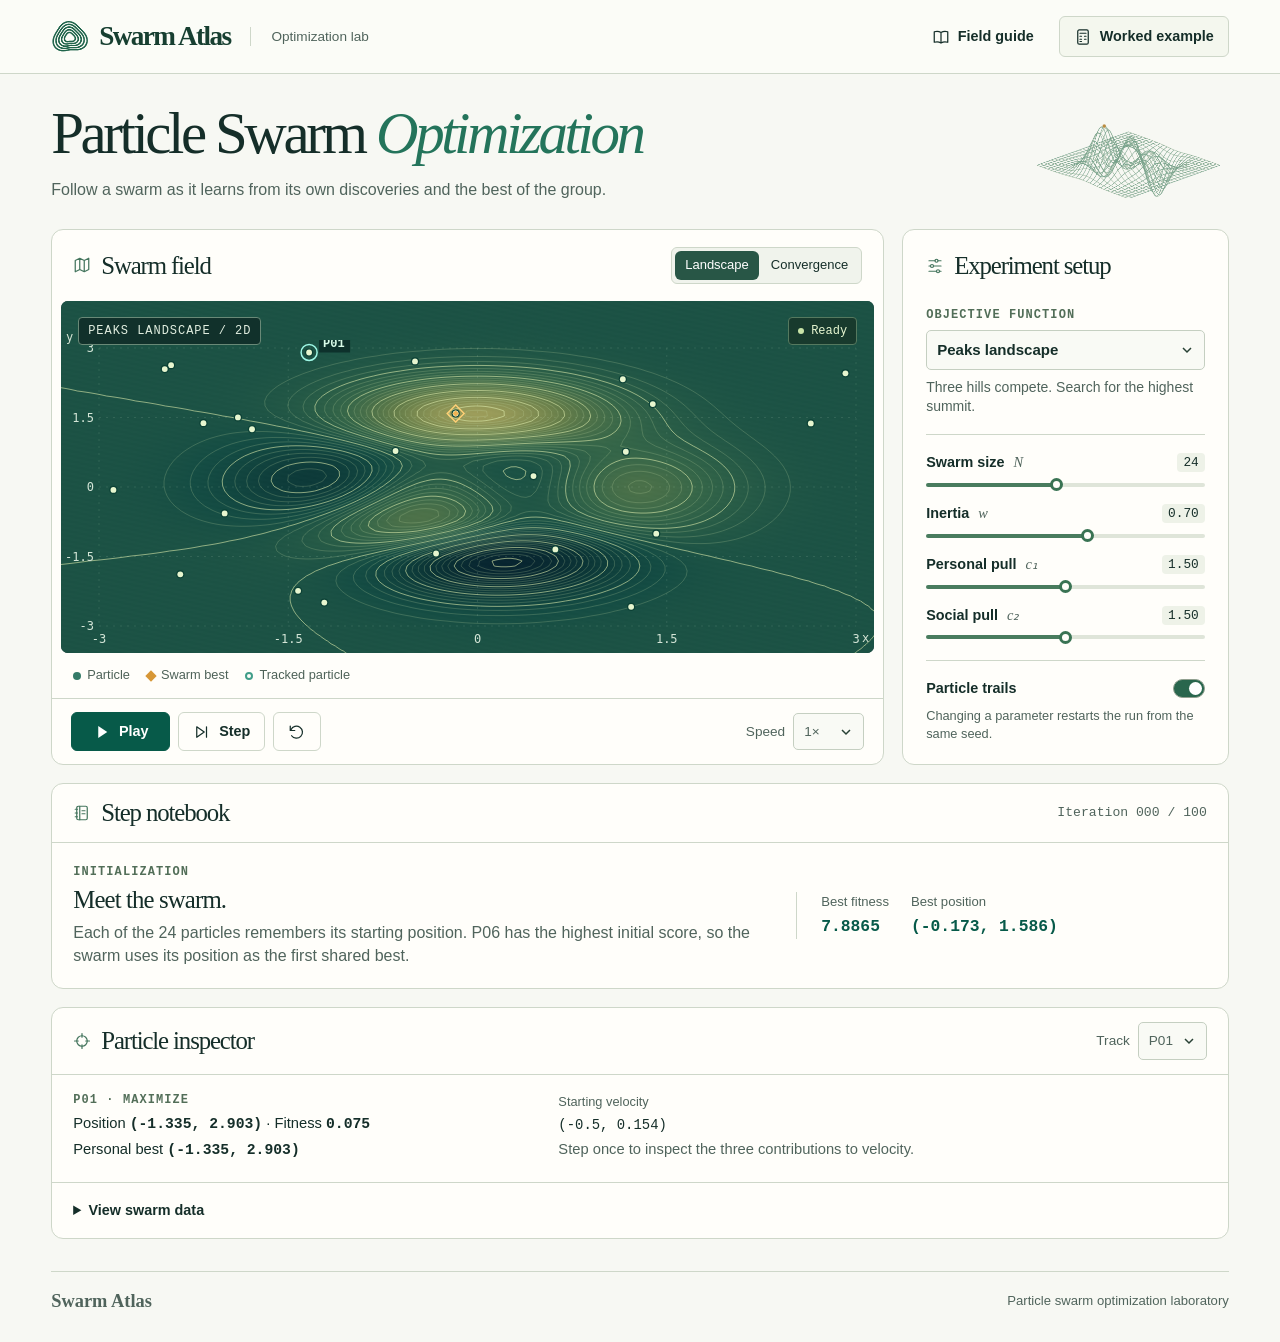
<file: index.html>
<!doctype html>
<html lang="en">
<head>
<meta charset="utf-8"><meta name="viewport" content="width=device-width,initial-scale=1">
<meta name="theme-color" content="#f6f7f2"><meta name="description" content="Explore particle swarm optimization on live contour maps and replay a lecture calculation one move at a time.">
<title>Swarm Atlas · Particle Swarm Optimization</title>
<style>:root{--paper:#f7f8f3;--panel:#fffefa;--ink:#152e29;--muted:#50645c;--line:#ced7c9;--green:#075a49;--lime:#c8ed89;--mono:"IBM Plex Mono",Consolas,monospace;--serif:"Instrument Serif",Georgia,"Times New Roman",serif;color-scheme:light}*{box-sizing:border-box}html{scroll-behavior:smooth}body{margin:0;background:var(--paper);color:var(--ink);font:16px/1.45 "Instrument Sans","Segoe UI",Arial,sans-serif}button,select,input{font:inherit;color:inherit}button,select,summary,input[type=range],input[type=checkbox]{cursor:pointer}button{display:inline-flex;align-items:center;justify-content:center;gap:8px;background:transparent;border:1px solid var(--line);border-radius:6px;padding:9px 14px;font-size:.9rem;font-weight:600}button:hover,select:hover{background-color:#e8eee5}button:disabled{opacity:.5;cursor:default}button:focus-visible,select:focus-visible,input:focus-visible,summary:focus-visible,a:focus-visible{outline:3px solid #bc7a24;outline-offset:3px}i{display:inline-flex;align-items:center}i svg{width:18px;height:18px;stroke:currentColor;stroke-width:1.65;stroke-linecap:round;stroke-linejoin:round;fill:none}header{border-bottom:1px solid var(--line);background:#fbfcf7}.navwrap,main,footer{width:min(1440px,92%);margin:auto}.navwrap{height:73px;display:flex;align-items:center;gap:20px}.brand,.brandmini{font:600 1.7rem var(--serif);letter-spacing:-1.6px;color:#173f31;text-decoration:none}.brand{display:flex;align-items:center;gap:10px}.brand canvas{width:38px;height:38px}.brandtype{border-left:1px solid var(--line);padding-left:20px;color:var(--muted);font-size:.85rem}nav{margin-left:auto;display:flex;gap:10px}nav button{border-color:transparent}nav button:last-child{border-color:var(--line);background:#f4f7ee}main{padding-bottom:32px}.intro{min-height:155px;position:relative;display:flex;align-items:center;justify-content:space-between;gap:12px;padding:25px 0}.intro h1{font:normal clamp(2.4rem,4.6vw,4.65rem)/1.08 var(--serif);letter-spacing:-.058em;margin:0 0 12px}.intro em{color:#24745b;font-weight:normal}.intro p,.notebody p{color:var(--muted);margin:0}.intro canvas{width:clamp(140px,16vw,220px);height:auto;flex:none}.workspace{display:grid;grid-template-columns:minmax(0,2.55fr) minmax(255px,1fr);gap:18px;align-items:stretch}.board,.setup,.notebook,.inspection{border:1px solid var(--line);border-radius:12px;background:var(--panel);overflow:hidden}.board{display:flex;flex-direction:column}.board-head,.notetop{display:flex;align-items:center;justify-content:space-between;gap:12px;padding:17px 21px}.board h2,.notetop h2,.sectionhead{display:flex;align-items:center;gap:10px}h2{font:500 1.55rem/1.2 var(--serif);letter-spacing:-.045em;margin:0}.switch{display:flex;border:1px solid var(--line);border-radius:6px;padding:3px;gap:2px;background:#f0f3ec}.switch button{font-size:.8125rem;border:0;padding:5px 10px;font-weight:500}.switch button[aria-pressed=true]{color:#fff;background:#285646}.plotbox{isolation:isolate;position:relative;flex:1;min-height:328px;background:#0c2d2c;margin:0 9px;border-radius:7px;overflow:hidden}.plotbox canvas{position:absolute;width:100%;height:100%;display:block;cursor:crosshair}.maplabel,.status{position:absolute;top:16px;pointer-events:none;font:500 .75rem var(--mono);color:#e1eee0;background:#102f2af0;border:1px solid #698977;border-radius:4px;padding:6px 9px}.maplabel{left:17px;text-transform:uppercase;letter-spacing:.08em}.status{right:17px;background:#19382bea;color:#e6f6d0;border-color:#55795f;display:flex;align-items:center;gap:7px}.status:before{content:"";width:6px;height:6px;border-radius:50%;background:#c9e4a8}.plotkey{display:flex;align-items:center;gap:17px;min-height:45px;padding:8px 21px;font-size:.8rem;color:#4e6258;flex-wrap:wrap}.plotkey span{display:inline-flex;align-items:center;gap:6px}.keydot,.keybest,.keyprobe{display:inline-block;width:8px;height:8px;background:#357b68;border-radius:50%}.keybest{border-radius:0;transform:rotate(45deg);background:#d79736}.keyprobe{border:2px solid #419e89;background:transparent}.transport{border-top:1px solid var(--line);padding:13px 19px;display:flex;align-items:center;gap:8px}.primary{background:var(--green);border-color:var(--green);color:white}.primary:hover{background:#134b3c}.transport .primary{min-width:99px}.transport button{height:39px}.speed,.particlepick{display:flex;align-items:center;gap:8px;font-size:.85rem;color:var(--muted)}.speed{margin-left:auto}select{appearance:none;border:1px solid #c5cfc1;border-radius:5px;padding:8px 32px 8px 10px;background:#f9faf5 url("data:image/svg+xml,%3Csvg xmlns='http://www.w3.org/2000/svg' width='12' height='8'%3E%3Cpath d='m2 2 4 4 4-4' fill='none' stroke='%23284135' stroke-width='1.5'/%3E%3C/svg%3E") no-repeat right 11px center}.setup{padding:21px 23px}.sectionhead{margin-bottom:20px}.sectionhead i,.board-head h2 i,.notetop i{color:#44755d}.caption,.eyeline{font:600 .75rem/1.4 var(--mono);text-transform:uppercase;letter-spacing:.09em;color:#526e58}.setup>select{display:block;width:100%;margin-top:6px;font-size:.94rem;font-weight:600}.hint{font-size:.875rem;line-height:1.4;color:var(--muted);margin:8px 0 0}.rule{height:1px;background:var(--line);margin:17px 0}.sliderlist{display:grid;gap:12px}.slidertop,.toggleline{display:flex;align-items:center;justify-content:space-between;gap:8px}.slidertop label,.toggleline{font-size:.9rem;font-weight:550}.slidertop small{font:italic .9rem Georgia;color:var(--muted);margin-left:5px}.slidertop output{font: .8rem var(--mono);background:#eef2e8;border-radius:4px;padding:2px 6px}.sliderlist input{appearance:none;display:block;width:100%;height:4px;margin:10px 0 4px;border-radius:2px;background:linear-gradient(to right,#497c5e var(--pct),#dfe5d9 var(--pct))}.sliderlist input::-webkit-slider-thumb{appearance:none;width:13px;height:13px;background:#fffefa;border:3px solid #397353;border-radius:50%}.sliderlist input::-moz-range-thumb{width:9px;height:9px;background:#fffefa;border:2px solid #397353;border-radius:50%}.toggleline input{appearance:none;width:32px;height:19px;border:1px solid #91a08f;border-radius:12px;background:#aab6a6;position:relative;margin:0}.toggleline input:checked{background:#29664d}.toggleline input:before{content:"";width:13px;height:13px;background:white;border-radius:50%;position:absolute;left:2px;top:2px}.toggleline input:checked:before{left:15px}.small{font-size:.8rem}.notebook,.inspection{margin-top:18px}.notetop{border-bottom:1px solid var(--line);padding-block:14px}.mono,.metrics strong,td,.equation,.num{font-family:var(--mono);font-variant-numeric:tabular-nums}.mono{font-size:.82rem;color:var(--muted)}.notebody{display:grid;grid-template-columns:minmax(0,1.7fr) minmax(250px,1fr);align-items:center;gap:25px;padding:21px}.notebody h3,dialog h3{font:500 1.55rem var(--serif);margin:5px 0 7px;letter-spacing:-.035em}.metrics{display:flex;align-items:stretch;border-left:1px solid var(--line);padding-left:24px;gap:22px}.metrics span{font-size:.82rem;color:var(--muted);display:block}.metrics strong{font-size:1.02rem;display:block;color:var(--green);margin-top:4px}.probe,details{padding:17px 21px}.probe{display:grid;grid-template-columns:1fr 1.4fr;gap:22px;align-items:center}.probe p{margin:4px 0;font-size:.92rem}.terms{display:flex;gap:14px;flex-wrap:wrap}.term{min-width:75px}.term span{display:block;color:var(--muted);font-size:.8rem}.term b{font:500 .87rem var(--mono)}details{border-top:1px solid var(--line)}summary{font-weight:600;font-size:.9rem}.scrolltable{overflow:auto}table{border-collapse:collapse;width:100%;font-size:.83rem;margin:12px 0}th,td{text-align:left;padding:8px;border-bottom:1px solid var(--line);white-space:nowrap}th{color:var(--muted);font-weight:600}.activeRow{background:#edf4e5}footer{border-top:1px solid var(--line);padding:19px 0 30px;display:flex;justify-content:space-between;color:var(--muted);font-size:.82rem}footer span:first-child{font:600 1.15rem var(--serif)}dialog{color:var(--ink);border:1px solid var(--line);border-radius:14px;background:var(--panel);width:min(650px,94vw);padding:0;max-height:88vh}dialog::backdrop{background:#112d26a8}.modalhead{display:flex;justify-content:space-between;padding:14px 21px;align-items:center;border-bottom:1px solid var(--line)}.brandmini{font-size:1.3rem}.modalhead button{border:0;padding:6px}#reading{padding:20px 25px 27px}#reading h2{font-size:2.3rem}#reading p{font-size:.96rem;line-height:1.55}.equation{padding:14px;background:#eaf1e5;border-left:3px solid #71946a;border-radius:4px;font-size:.9rem;line-height:1.65}.sources{border-top:1px solid var(--line);padding-top:13px;color:var(--muted)}.passed{font-weight:600;color:#23613d}
@media(min-width:1600px){.intro{min-height:176px}.plotbox{min-height:400px}}
@media(max-width:920px){.workspace{grid-template-columns:minmax(0,1.8fr) minmax(230px,1fr);gap:12px}.setup{padding:17px}.board-head,.notetop{padding-inline:14px}.intro canvas{width:130px}.metrics{flex-direction:column;gap:8px}.plotkey{gap:11px}.brandtype{display:none}}
@media(max-width:720px){.navwrap,main,footer{width:94%}.navwrap{height:61px;gap:3px}.brand{font-size:1.4rem;gap:6px}.brand canvas{width:29px;height:29px}nav{gap:0}nav button{padding:7px;font-size:.79rem;gap:5px}nav svg{width:15px}.intro{min-height:130px;padding:25px 0}.intro h1{font-size:clamp(2.25rem,7vw,3.3rem)}.intro p{font-size:.94rem}.intro canvas{display:none}.workspace{grid-template-columns:minmax(0,1fr)}.plotbox{min-height:320px}.setup{padding:18px}.sliderlist{grid-template-columns:1fr 1fr;column-gap:26px}.sectionhead{margin-bottom:12px}.notebody,.probe{grid-template-columns:1fr;gap:16px}.metrics{flex-direction:row;border:0;border-top:1px solid var(--line);padding:13px 0 0;gap:24px}.notebody{padding:16px}.plotkey{padding:10px 14px}.maplabel,.status{font-size:.72rem}footer{gap:12px}.brandtype{display:none}.transport{padding:12px}.speed{font-size:.8125rem}.switch button{padding:5px 7px}.board-head{gap:6px}.board-head h2,.notetop h2{font-size:1.3rem}.plotbox{margin:0 5px}}
@media(max-width:390px){nav i{display:none}.transport{gap:5px}.transport button{padding-inline:9px}.transport .primary{min-width:76px}.board-head h2 i{display:none}}
@media(prefers-reduced-motion:reduce){html{scroll-behavior:auto}}
</style></head>
<body>
<header><div class="navwrap"><a class="brand" href="#top"><canvas id="mark" width="78" height="78" aria-hidden="true"></canvas>Swarm Atlas</a><span class="brandtype">Optimization lab</span><nav aria-label="Learning resources"><button id="guideBtn"><i data-icon="book"></i>Field guide</button><button id="exampleBtn"><i data-icon="calc"></i>Worked example</button></nav></div></header>
<main id="top">
<section class="intro"><div><h1>Particle Swarm <em>Optimization</em></h1><p>Follow a swarm as it learns from its own discoveries and the best of the group.</p></div><canvas id="engraving" width="420" height="190" aria-hidden="true"></canvas></section>
<div class="workspace">
<section class="board">
<div class="board-head"><h2><i data-icon="map"></i>Swarm field</h2><div class="switch" aria-label="Visualization"><button id="mapTab" aria-pressed="true">Landscape</button><button id="chartTab" aria-pressed="false">Convergence</button></div></div>
<div class="plotbox"><canvas id="plot" aria-label="Swarm landscape. Select a particle on the plot or use the particle inspector below."></canvas><span class="maplabel" id="maplabel"></span><span id="status" class="status"></span></div>
<div class="plotkey" id="legend"></div>
<div class="transport"><button id="play" class="primary"></button><button id="step"><i data-icon="step"></i>Step</button><button id="reset" aria-label="Reset simulation" title="Reset simulation"><i data-icon="reset"></i></button><label class="speed">Speed <select id="speed"><option value="1700">0.5×</option><option selected value="850">1×</option><option value="425">2×</option><option value="210">4×</option></select></label></div>
</section>
<aside class="setup"><div class="sectionhead"><i data-icon="sliders"></i><h2>Experiment setup</h2></div>
<label class="caption" for="problem">Objective function</label><select id="problem"></select><p class="hint" id="problemHint"></p>
<div class="rule"></div><div class="sliderlist" id="sliders"></div>
<div class="rule"></div><div class="toggleline"><label for="trails">Particle trails</label><input type="checkbox" role="switch" id="trails" checked></div>
<p id="configHint" class="hint small">Changing a parameter restarts the run from the same seed.</p>
</aside></div>
<section class="notebook"><div class="notetop"><h2><i data-icon="notes"></i>Step notebook</h2><span id="iteration" class="mono"></span></div><div class="notebody"><div><div id="phaseLine" class="eyeline"></div><h3 id="stepTitle"></h3><p id="explain"></p></div><div class="metrics"><div><span>Best fitness</span><strong id="fitness"></strong></div><div><span>Best position</span><strong id="bestPosition"></strong></div></div></div></section>
<section class="inspection"><div class="notetop"><h2><i data-icon="cross"></i>Particle inspector</h2><label class="particlepick">Track <select id="particle"></select></label></div><div id="probe" class="probe"></div><details id="population"><summary>View swarm data</summary><div class="scrolltable"><table><thead><tr><th>Particle</th><th>Position</th><th>Velocity</th><th>Fitness</th><th>Personal best</th><th>Best fitness</th></tr></thead><tbody id="rows"></tbody></table></div></details></section>
</main><footer><span>Swarm Atlas</span><span>Particle swarm optimization laboratory</span></footer>
<dialog id="reader"><div class="modalhead"><span class="brandmini">Swarm Atlas</span><button id="close" aria-label="Close dialog"><i data-icon="close"></i></button></div><div id="reading"></div></dialog>
<script>"use strict";
const objectives = {
  peaks: {name:"Peaks landscape", dimension:2, limit:3, max:true, target:"8.1062 near (−0.0093, 1.5814)", description:"Three hills compete. Search for the highest summit.", fn:([x,y]) => 3*(1-x)**2*Math.exp(-x*x-(y+1)**2)-10*(x/5-x**3-y**5)*Math.exp(-x*x-y*y)-Math.exp(-((x+1)**2)-y*y)/3},
  bowl: {name:"Quadratic bowl", dimension:1, limit:5, max:false, target:"0 at x = 0", description:"Follow a smooth bowl down to its lowest point.", fn:([x]) => x*x},
  rastrigin: {name:"Rastrigin field", dimension:2, limit:5.12, max:false, target:"0 at (0, 0)", description:"Find the deepest basin among repeating local valleys.", fn:([x,y]) => 20+x*x+y*y-10*(Math.cos(2*Math.PI*x)+Math.cos(2*Math.PI*y))},
  arch: {name:"Inverted parabola", dimension:1, limit:10, max:true, target:"10 at x = 3", description:"Climb a smooth arch to find its highest point.", fn:([x]) => 10-(x-3)**2}
};
const recordedDraws = [[.61,.86],[.75,.25],[.32,.84]];
const expected = [
  {v:-2.58,x:1.42,f:2.0164},
  {v:1.875,x:-1.125,f:1.265625},
  {v:0,x:2,f:4}
];
function seeded(seed) {
  let s = seed >>> 0;
  return () => {s = (Math.imul(s,1664525)+1013904223) >>> 0; return s/4294967296;};
}
function bound(n,a,b){return Math.min(b,Math.max(a,n));}
class Swarm {
  constructor(key,config,seed=107,lecture=false) {
    this.obj=objectives[key]; this.cfg={...config}; this.random=seeded(seed);
    this.lecture=lecture; this.t=0; this.phase=0; this.improvements=0;
    const {limit,dimension,fn}=this.obj;
    this.particles=Array.from({length:config.n},(_,i)=>{
      const x=Array.from({length:dimension},()=>lecture?[4,-3,2][i]:(this.random()*2-1)*limit);
      const v=x.map(()=>lecture?0:(this.random()*2-1)*limit*.2);
      return {x,v,f:fn(x),p:x.slice(),pf:fn(x),trail:[x.slice()],terms:null};
    });
    this.collectBest(); this.history=[this.best.f];
  }
  better(a,b){return this.obj.max?a>b:a<b;}
  collectBest(){
    this.particles.forEach((p,i)=>{
      if(!this.best||this.better(p.pf,this.best.f)) this.best={x:p.p.slice(),f:p.pf,i};
    });
  }
  step() {
    const {limit,fn}=this.obj, {w,c1,c2}=this.cfg;
    if(this.phase===0){
      this.previousBest={...this.best};
      this.particles.forEach((p,i)=>{
        p.old=p.x.slice();
        p.terms=p.x.map((x,d)=>{
          const [r1,r2]=this.lecture&&this.t===0?recordedDraws[i]:[this.random(),this.random()];
          const inertia=w*p.v[d], memory=c1*r1*(p.p[d]-x), social=c2*r2*(this.best.x[d]-x);
          const raw=inertia+memory+social;
          return {inertia,memory,social,r1,r2,raw,v:this.lecture?raw:bound(raw,-.4*limit,.4*limit)};
        });
        p.v=p.terms.map(q=>q.v);
      });
      this.phase=1;
    }else if(this.phase===1){
      this.particles.forEach(p=>{
        p.x=p.x.map((x,d)=>bound(x+p.v[d],-limit,limit)); p.f=fn(p.x);
        p.trail.push(p.x.slice()); if(p.trail.length>14) p.trail.shift();
      });
      this.phase=2;
    }else{
      this.improvements=0;
      this.particles.forEach(p=>{
        if(this.better(p.f,p.pf)){p.p=p.x.slice();p.pf=p.f;this.improvements++;}
      });
      this.collectBest(); this.history.push(this.best.f); this.t++; this.phase=0;
    }
  }
}
function checkLecture(){
  const s=new Swarm("bowl",{n:3,w:.7,c1:1.5,c2:1.5},1,true);
  for(let i=0;i<3;i++)s.step();
  const near=(a,b)=>Math.abs(a-b)<1e-9;
  const rows=s.particles.map((p,i)=>({p,ok:near(p.v[0],expected[i].v)&&near(p.x[0],expected[i].x)&&near(p.f,expected[i].f)&&near(p.p[0],expected[i].x)}));
  return {rows,ok:rows.every(row=>row.ok)&&s.best.i===1&&near(s.best.x[0],-1.125)&&near(s.best.f,1.265625)};
}
</script><script>const field=document.getElementById("plot");
let plotRect, cachedTerrain,terrainKey="";
function coords(x,y,s,W,H){
  const l=s.obj.limit;
  const left=38,right=W-18,top=47,bottom=H-27;
  const fy=s.obj.dimension===1;
  const ymin=fy?(s.obj.max?-159:0):-l, ymax=fy?(s.obj.max?16:27):l;
  return [left+(x+l)/(2*l)*(right-left),bottom-(y-ymin)/(ymax-ymin)*(bottom-top)];
}
function pointOf(s,pos,W,H){return coords(pos[0],s.obj.dimension===1?s.obj.fn(pos):pos[1],s,W,H);}
function line(c,x,y,u,v){c.beginPath();c.moveTo(x,y);c.lineTo(u,v);c.stroke();}
function dot(c,x,y,r,color){c.fillStyle=color;c.beginPath();c.arc(x,y,r,0,2*Math.PI);c.fill();}
function terrain(s,W,H){
  const cache=document.createElement("canvas"), ratio=Math.min(devicePixelRatio||1,2);
  cache.width=W*ratio;cache.height=H*ratio;const c=cache.getContext("2d");c.scale(ratio,ratio);
  const l=s.obj.limit, left=38, right=W-18, top=47, bottom=H-27;
  c.fillStyle="#0c302e";c.fillRect(0,0,W,H);
  const sample=(px,py)=>s.obj.fn([((px-left)/(right-left)*2-1)*l,((bottom-py)/(bottom-top)*2-1)*l]);
  if(s.obj.dimension===2){
    const isPeaks=s.obj===objectives.peaks, range=isPeaks?[-6.6,8.2]:[0,83];
    const colors=[[8,37,48],[12,54,55],[21,77,68],[53,102,73],[102,126,74],[158,158,91]];
    const res=2,g=document.createElement("canvas");g.width=Math.ceil(W/res);g.height=Math.ceil(H/res);
    const gc=g.getContext("2d"),img=gc.createImageData(g.width,g.height);
    for(let y=0;y<g.height;y++)for(let x=0;x<g.width;x++){
      const z=sample(x*res,y*res),t=bound((z-range[0])/(range[1]-range[0]),0,.9999)*(colors.length-1),k=Math.floor(t);
      const pix=(y*g.width+x)*4, noise=1.6*Math.sin(x*13.1+y*35.2);
      for(let j=0;j<3;j++)img.data[pix+j]=colors[k][j]+(colors[k+1][j]-colors[k][j])*(t-k)+noise;
      img.data[pix+3]=255;
    }
    gc.putImageData(img,0,0);c.drawImage(g,0,0,W,H);
    // Interpolate each crossing so isolines follow the same objective as the particles.
    const h=isPeaks?5:3, cols=Math.ceil(W/h)+1, rows=Math.ceil(H/h)+1;
    const values=Array.from({length:rows},(_,j)=>Array.from({length:cols},(_,i)=>sample(i*h,j*h)));
    const spacing=isPeaks?.32:3;
    for(let n=Math.ceil(range[0]/spacing);n*spacing<range[1];n++){
      const level=n*spacing; c.beginPath();
      for(let j=0;j<rows-1;j++)for(let i=0;i<cols-1;i++){
        const a=values[j][i],b=values[j][i+1],d=values[j+1][i],e=values[j+1][i+1];
        if(level<Math.min(a,b,d,e)||level>=Math.max(a,b,d,e))continue;
        const pts=[],px=i*h,py=j*h;
        if((a>level)!==(b>level))pts.push([px+h*(level-a)/(b-a),py]);
        if((b>level)!==(e>level))pts.push([px+h,py+h*(level-b)/(e-b)]);
        if((d>level)!==(e>level))pts.push([px+h*(level-d)/(e-d),py+h]);
        if((a>level)!==(d>level))pts.push([px,py+h*(level-a)/(d-a)]);
        for(let k=1;k<pts.length;k+=2){c.moveTo(...pts[k-1]);c.lineTo(...pts[k]);}
      }
      c.strokeStyle=n%4===0?"rgba(221,235,172,.60)":"rgba(195,220,163,.34)";c.lineWidth=n%4===0?1:.65;c.stroke();
    }
  }else{
    c.beginPath();
    for(let i=0;i<=400;i++){const p=pointOf(s,[-l+2*l*i/400],W,H);if(i===0)c.moveTo(...p);else c.lineTo(...p);}
    c.strokeStyle="#c9dc92";c.lineWidth=2;c.stroke();
  }
  c.font='12px Consolas, monospace';c.lineWidth=.6;c.textAlign="center";
  for(let i=0;i<=4;i++){
    const x=left+(right-left)*i/4,y=bottom-(bottom-top)*i/4;
    c.strokeStyle="rgba(214,238,212,.20)";c.setLineDash([2,5]);line(c,x,top,x,bottom);line(c,left,y,right,y);c.setLineDash([]);
    c.fillStyle="#d4e5d7";c.fillText(String(Number((-l+2*l*i/4).toFixed(2))),x,bottom+17);
    const yval=s.obj.dimension===2?(-l+2*l*i/4):s.obj.max?(-159+175*i/4):(27*i/4);
    c.textAlign="right";c.fillText(String(Number(yval.toFixed(1))),left-5,y+4);c.textAlign="center";
  }
  c.textAlign="left";c.fillStyle="#d8e6d6";c.fillText(s.obj.dimension===2?"y":"f(x)",5,top-7);c.fillText("x",right+6,bottom+16);
  return cache;
}
function renderMap(s,selected,showTrails,chart){
  const {width,height}=field.getBoundingClientRect(),W=Math.round(width),H=Math.round(height);if(!W||!H)return;
  const ratio=Math.min(devicePixelRatio||1,2);field.width=W*ratio;field.height=H*ratio;
  const c=field.getContext("2d");c.scale(ratio,ratio);plotRect={W,H};
  if(chart){drawHistory(c,s,W,H);return;}
  const key=[s.obj.name,W,H,ratio].join("/");
  if(key!==terrainKey){cachedTerrain=terrain(s,W,H);terrainKey=key;}
  c.drawImage(cachedTerrain,0,0,W,H);c.save();c.beginPath();c.rect(30,39,W-39,H-55);c.clip();
  s.particles.forEach((p,i)=>{
    if(showTrails&&p.trail.length>1){
      c.lineWidth=i===selected?1.8:1;c.strokeStyle=i===selected?"#c0f6db":"rgba(202,246,226,.42)";c.beginPath();
      p.trail.forEach((pos,j)=>{const pt=pointOf(s,pos,W,H);if(j===0)c.moveTo(...pt);else c.lineTo(...pt);});c.stroke();
    }
    if(s.phase===1){
      const end=p.x.map((x,d)=>bound(x+p.v[d],-s.obj.limit,s.obj.limit));
      c.setLineDash([3,3]);c.strokeStyle=i===selected?"#f6ffe8":"#b2d4be";c.lineWidth=i===selected?2:1;
      line(c,...pointOf(s,p.x,W,H),...pointOf(s,end,W,H));c.setLineDash([]);
    }
  });
  s.particles.forEach((p,i)=>{
    const [x,y]=pointOf(s,p.x,W,H);dot(c,x,y,4.1,"#0b4035");dot(c,x,y,2.9,"#e7f6cf");
    if(i===selected){c.strokeStyle="#9ef8e6";c.lineWidth=1.5;c.beginPath();c.arc(x,y,8,0,2*Math.PI);c.stroke();
      c.font="bold 12px Consolas, monospace";c.fillStyle="#0d302bf2";const tx=x>W-65?x-44:x+10;c.fillRect(tx,y-18,31,18);c.fillStyle="#d8fae8";c.fillText("P"+String(i+1).padStart(2,"0"),tx+4,y-5);}
  });
  const [gx,gy]=pointOf(s,s.best.x,W,H);c.translate(gx,gy);c.rotate(Math.PI/4);
  c.strokeStyle="#ffd076";c.fillStyle="#f0b354";c.lineWidth=1.4;c.strokeRect(-6,-6,12,12);c.fillRect(-2.3,-2.3,4.6,4.6);c.restore();
}
function drawHistory(c,s,W,H){
  c.fillStyle="#0d322f";c.fillRect(0,0,W,H);const a=s.history,min=Math.min(...a),max=Math.max(...a),pad=Math.max((max-min)*.12,Math.abs(max)*.015,.00001);
  const lo=min-pad,hi=max+pad,left=69,right=W-23,top=62,bottom=H-34;
  const Y=v=>bottom-(v-lo)/(hi-lo)*(bottom-top),X=t=>left+t/Math.max(1,s.t)*(right-left);
  c.font="12px Consolas, monospace";
  for(let i=0;i<=4;i++){const val=lo+(hi-lo)*i/4,y=Y(val);c.strokeStyle="#496c5d";line(c,left,y,right,y);c.fillStyle="#d2e6d7";c.textAlign="right";c.fillText(fmt(val,3),left-6,y+4);}
  c.beginPath();c.moveTo(X(0),Y(a[0]));for(let i=1;i<a.length;i++){c.lineTo(X(i),Y(a[i-1]));c.lineTo(X(i),Y(a[i]));}
  c.lineWidth=2.6;c.strokeStyle="#c6e9a1";c.stroke();dot(c,X(s.t),Y(a[s.t]),4,"#ffca78");
  c.textAlign="left";c.fillStyle="#d2e6d7";c.fillText("0",left,bottom+20);c.textAlign="right";c.fillText("iteration "+s.t,right,bottom+20);
}
function decorations(){
  const mark=document.getElementById("mark").getContext("2d");mark.scale(2,2);mark.lineWidth=1.55;mark.strokeStyle="#1f644b";
  for(let n=0;n<5;n++){mark.beginPath();for(let i=0;i<=140;i++){const t=i*Math.PI/70,r=(5+n*2.65)*(1+.12*Math.sin(3*t+.3)+.08*Math.cos(2*t));const x=19.2+r*Math.cos(t),y=20+r*Math.sin(t);if(i===0)mark.moveTo(x,y);else mark.lineTo(x,y);}mark.stroke();}
  const c=document.getElementById("engraving").getContext("2d");c.translate(214,123);c.scale(1.42,1.42);
  const project=(x,y)=>[(x-y)*22,(x+y)*8-objectives.peaks.fn([x,y])*8.5];
  c.lineWidth=.75;
  for(let axis=0;axis<2;axis++)for(let k=0;k<=26;k++){
    const a=-3+6*k/26;c.beginPath();for(let i=0;i<=100;i++){const b=-3+6*i/100,p=axis?project(a,b):project(b,a);if(!i)c.moveTo(...p);else c.lineTo(...p);}
    c.strokeStyle=axis?"#74a089":"#9cb69d";c.stroke();
  }
  const p=project(-.009,1.581);dot(c,...p,2.4,"#ba8c40");
}
</script><script>const $=id=>document.getElementById(id);
const icons={
  map:"<path d='m3 6 6-3 6 3 6-3v15l-6 3-6-3-6 3zM9 3v15m6-12v15'/>",
  book:"<path d='M12 6c-3-2-6-2-9-1v14c3-1 6-1 9 1 3-2 6-2 9-1V5c-3-1-6-1-9 1zm0 0v14'/>",
  calc:"<rect x='5' y='2.5' width='14' height='19' rx='2'/><path d='M8 7h8M8 11h2m4 0h2m-8 4h2m4 0h2m-8 3h2'/>",
  play:"<path d='m7 4 12 8-12 8z' fill='currentColor' stroke='none'/>",pause:"<path d='M8 5v14m8-14v14' stroke-width='4'/>",
  step:"<path d='m5 5 10 7-10 7zm13 0v14'/>",reset:"<path d='M3 4v6h6M4 9a8 8 0 1 1 .8 8'/>",
  sliders:"<path d='M4 5h8m4 0h4M4 12h2m4 0h10M4 19h10m4 0h2'/><circle cx='14' cy='5' r='2'/><circle cx='8' cy='12' r='2'/><circle cx='16' cy='19' r='2'/>",
  notes:"<rect x='5' y='3' width='14' height='18' rx='2'/><path d='M9 3v18m3-12h4m-4 4h4M3 7h3m-3 5h3m-3 5h3'/>",
  cross:"<circle cx='12' cy='12' r='7'/><path d='M12 2v5m0 10v5M2 12h5m10 0h5'/>",close:"<path d='m6 6 12 12M6 18 18 6'/>"
};
const icon=k=>'<i aria-hidden="true"><svg viewBox="0 0 24 24">'+icons[k]+'</svg></i>';
document.querySelectorAll("[data-icon]").forEach(el=>{el.outerHTML=icon(el.dataset.icon);});
const config={n:24,w:.7,c1:1.5,c2:1.5};
const ranges=[["n","Swarm size","N",3,48,1],["w","Inertia","w",0,1.2,.05],["c1","Personal pull","c₁",0,3,.05],["c2","Social pull","c₂",0,3,.05]];
let sim, selected=0, playing=false, lecture=false, view="map",timer=null, seed=107;
const maxIterations=100;
function fmt(x,d=4){if(x===0)return "0";if(Math.abs(x)<.5*10**(-d))return x.toExponential(2);return String(Number(x.toFixed(d)));}
const vec=(v,d=3)=>v.length===1?fmt(v[0],d):"("+v.map(x=>fmt(x,d)).join(", ")+")";
const pid=i=>"P"+String(i+1).padStart(2,"0");
$("problem").innerHTML=Object.entries(objectives).map(([k,o])=>'<option value="'+k+'">'+o.name+'</option>').join("");
$("sliders").innerHTML=ranges.map(([k,name,symbol,min,max,step])=>'<div><div class="slidertop"><label for="'+k+'">'+name+' <small>'+symbol+'</small></label><output for="'+k+'" id="'+k+'Val"></output></div><input type="range" id="'+k+'" min="'+min+'" max="'+max+'" step="'+step+'" value="'+config[k]+'"></div>').join("");
function controlValues(){
  for(const [k,,,min,max] of ranges){const el=$(k);el.value=config[k];el.style.setProperty("--pct",100*(config[k]-min)/(max-min)+"%");$(k+"Val").textContent=k==="n"?config[k]:config[k].toFixed(2);}
}
function stop(){playing=false;clearTimeout(timer);timer=null;}
function reset(){
  stop();sim=new Swarm($("problem").value,config,seed,lecture);selected=bound(selected,0,config.n-1);
  $("particle").innerHTML=sim.particles.map((p,i)=>'<option value="'+i+'">'+pid(i)+'</option>').join("");
  $("problemHint").textContent=sim.obj.description;
  $("configHint").textContent=lecture?"Lecture replay uses recorded draws for the first iteration. Editing a parameter opens a seeded experiment.":"Changing a parameter restarts the run from the same seed.";
  controlValues();render();
}
function advance(){if(sim.t<maxIterations)sim.step();if(sim.t>=maxIterations) stop();render();}
function schedule(){clearTimeout(timer);if(playing)timer=setTimeout(()=>{advance();schedule();},Number($("speed").value));}
function togglePlay(){if(playing){stop();render();}else if(sim.t<maxIterations){playing=true;advance();schedule();}}
function describe(){
  const p=sim.particles[selected],id=pid(selected),goal=sim.obj.max?"highest":"lowest";
  if(sim.phase===1)return ["01 / 03 · Velocity","Choose the next move.",
    id+" combines its momentum, its own best position, and the swarm’s shared best. Its new velocity is "+vec(p.v)+". Dashed lines show the planned moves."];
  if(sim.phase===2)return ["02 / 03 · Position & fitness","Move and measure.",
    id+" moves from "+vec(p.old)+" to "+vec(p.x)+" and scores "+fmt(p.f)+". Each particle is evaluated at its new location. The best memories still hold their previous values."];
  if(sim.t===0)return ["Initialization","Meet the swarm.",
    "Each of the "+config.n+" particles remembers its starting position. "+pid(sim.best.i)+" has the "+goal+" initial score, so the swarm uses its position as the first shared best."];
  const improved=sim.better(sim.best.f,sim.previousBest.f);
  return ["03 / 03 · Update memory",sim.t===maxIterations?"Iteration limit reached.":improved?"A new swarm best.":"Keep the best discovery.",
    sim.improvements+" of "+config.n+" particles improved their own records. "+(improved?pid(sim.best.i)+" improved the shared best from "+fmt(sim.previousBest.f)+" to "+fmt(sim.best.f)+".":"The swarm keeps its previous best of "+fmt(sim.best.f)+".")+" The next move uses this shared memory."];
}
function render(){
  const p=sim.particles[selected],it=sim.t+(sim.phase?1:0);
  $("play").innerHTML=icon(playing?"pause":"play")+(playing?"Pause":"Play");$("step").disabled=$("play").disabled=sim.t>=maxIterations;
  $("status").textContent=sim.t>=maxIterations?"Complete":playing?"Playing":sim.t===0&&sim.phase===0?"Ready":"Paused";
  $("maplabel").textContent=view==="map"?(lecture?"Lecture replay":sim.obj.name)+" / "+sim.obj.dimension+"D":"Best fitness history";
  $("iteration").textContent="Iteration "+String(it).padStart(3,"0")+" / 100";
  $("fitness").textContent=fmt(sim.best.f);$("bestPosition").textContent=vec(sim.best.x);
  const [phase,title,explanation]=describe();$("phaseLine").textContent=phase;$("stepTitle").textContent=title;$("explain").textContent=explanation;
  $("particle").value=selected;
  $("mapTab").setAttribute("aria-pressed",view==="map");$("chartTab").setAttribute("aria-pressed",view==="chart");
  $("legend").innerHTML=view==="map"?'<span><b class="keydot"></b>Particle</span><span><b class="keybest"></b>Swarm best</span><span><b class="keyprobe"></b>Tracked particle</span>':'<span><b class="keydot"></b>Best recorded fitness per completed iteration</span>';
  const terms=p.terms;
  const term=(label,value)=>'<div class="term"><span>'+label+'</span><b>'+value+'</b></div>';
  $("probe").innerHTML='<div><div class="eyeline">'+pid(selected)+' · '+(sim.obj.max?"Maximize":"Minimize")+'</div><p>Position <b class="num">'+vec(p.x)+'</b> · Fitness <b class="num">'+fmt(p.f)+'</b></p><p>Personal best <b class="num">'+vec(p.p)+'</b></p></div><div><div class="terms">'+(terms?["inertia","memory","social"].map((k,i)=>term(["Inertia","Personal pull","Social pull"][i],vec(terms.map(q=>q[k])))).join(""):term("Starting velocity",vec(p.v)))+'</div><p class="hint">'+(terms?(lecture?"Velocity is the sum of these three terms.":"The sum is capped at 20% of the search range per axis."):"Step once to inspect the three contributions to velocity.")+'</p></div>';
  if($("population").open)renderRows();
  renderMap(sim,selected,$("trails").checked,view==="chart");
}
function renderRows(){$("rows").innerHTML=sim.particles.map((p,i)=>'<tr class="'+(i===selected?"activeRow":"")+'"><th scope="row">'+pid(i)+'</th><td>'+vec(p.x)+'</td><td>'+vec(p.v)+'</td><td>'+fmt(p.f)+'</td><td>'+vec(p.p)+'</td><td>'+fmt(p.pf)+'</td></tr>').join("");}
$("population").ontoggle=()=>{if($("population").open)renderRows();};
$("problem").onchange=()=>{lecture=false;selected=0;reset();};
for(const [k] of ranges)$(k).oninput=()=>{config[k]=Number($(k).value);lecture=false;reset();};
$("play").onclick=togglePlay;$("step").onclick=()=>{stop();advance();};$("reset").onclick=reset;$("speed").onchange=schedule;
$("particle").onchange=()=>{selected=Number($("particle").value);render();};
$("trails").onchange=render;
$("mapTab").onclick=()=>{view="map";render();};$("chartTab").onclick=()=>{view="chart";render();};
field.onclick=e=>{
  if(view!=="map")return;
  const r=field.getBoundingClientRect();let best=17,found=selected;
  sim.particles.forEach((p,i)=>{const [x,y]=pointOf(sim,p.x,plotRect.W,plotRect.H);const d=Math.hypot(e.clientX-r.left-x,e.clientY-r.top-y);if(d<best){best=d;found=i;}});
  selected=found;render();
};
function dialog(html){
  stop();render();$("reading").innerHTML=html;$("reader").showModal();$("reader").scrollTop=0;
}
$("close").onclick=()=>$("reader").close();
$("reader").onclick=e=>{if(e.target===$("reader")){const r=$("reader").getBoundingClientRect();if(e.clientX<r.left||e.clientX>r.right||e.clientY<r.top||e.clientY>r.bottom)$("reader").close();}};
$("guideBtn").onclick=()=>dialog('<h2>Field guide</h2><h3>Read the field</h3><p>Each dot is a candidate solution. On a 2D landscape, both axes are inputs. Contours join positions with the same fitness, and lighter bands mark higher values. On a 1D problem the vertical axis shows fitness directly. The gold diamond marks the best position found so far.</p><p><b>'+sim.obj.name+'</b> · '+sim.obj.description+' Its reference optimum is '+sim.obj.target+'. The swarm only receives scores at the positions it samples.</p><h3>Follow one particle</h3><p>Click a dot or choose a particle in the inspector. Step through one full iteration in three clicks. First calculate velocity, then move and score each particle, then update the memories. A trail shows its last fourteen positions.</p><div class="equation">v′ = wv + c₁r₁(p − x) + c₂r₂(g − x)<br>x′ = x + v′</div><p>Inertia carries the previous velocity forward. Personal pull points toward the particle’s best visit, p. Social pull points toward the swarm’s best visit, g. Independent random weights r₁ and r₂ scale the pulls on each axis. Every particle uses the same previous swarm best for a given iteration.</p><h3>Run an experiment</h3><p>Set social pull to zero and watch the paths. Reset, then raise social pull and compare how quickly the particles gather. Reset reuses the seed so you can compare settings from the same starting positions for a fixed swarm size.</p><p>Exploration uses fixed inertia, a speed limit of 20% of the search range per axis, and positions clipped to the domain. Playback stops after 100 iterations. The worked example uses the lecture’s unclamped velocities and recorded first-step draws.</p><p class="sources">Course references · <i>PSO-Lecture Notes</i>, sections 2–6, and A. P. Engelbrecht, <i>Computational Intelligence: An Introduction</i>, chapter 16, sections 16.1.1 and 16.1.4.</p>');
$("exampleBtn").onclick=()=>{
  const check=checkLecture();
  dialog('<div class="eyeline">Lecture notes · Problem 1 · pp. 3–4</div><h2>One move, by hand.</h2><p>Minimize f(x) = x². Three particles start at 4, −3, and 2 with zero velocity. Their scores are 16, 9, and 4, so the first shared best is x = 2. Use w = 0.7 and c₁ = c₂ = 1.5.</p><h3>Calculate P01’s first move</h3><p>Use the lecture’s draws r₁ = 0.61 and r₂ = 0.86. P01 starts at its own best, so only the social term moves it.</p><div class="equation">v′ = 0.7(0) + 1.5(0.61)(4 − 4) + 1.5(0.86)(2 − 4) = −2.58<br>x′ = 4 − 2.58 = 1.42<br>f(x′) = 1.42² = 2.0164</div><h3>Check the whole swarm</h3><p>The simulator runs the same three updates and compares its velocity, position, fitness, and memory with the hand values below.</p><div class="scrolltable"><table><thead><tr><th>Particle</th><th>r₁ / r₂</th><th>Hand v′</th><th>Hand x′</th><th>Hand f</th><th>Simulator f</th></tr></thead><tbody>'+expected.map((e,i)=>'<tr><th>'+pid(i)+'</th><td>'+recordedDraws[i].join(' / ')+'</td><td>'+e.v+'</td><td>'+e.x+'</td><td>'+e.f+'</td><td>'+fmt(check.rows[i].p.f,6)+'</td></tr>').join("")+'</tbody></table></div><p class="passed">'+(check.ok?"✓ All three particles and the shared best match.":"Comparison failed.")+'</p><p>P02 takes the lead at x = −1.125 with f = 1.265625. Replay the first iteration with three clicks of Step. Later iterations use seeded draws.</p><button id="loadLecture" class="primary">'+icon("play")+'Replay in simulator</button>');
  $("loadLecture").onclick=()=>{lecture=true;$("problem").value="bowl";Object.assign(config,{n:3,w:.7,c1:1.5,c2:1.5});selected=0;view="map";$("reader").close();reset();$("step").focus();};
};
decorations();reset();
new ResizeObserver(()=>renderMap(sim,selected,$("trails").checked,view==="chart")).observe(field.parentElement);
</script></body></html>
</file>
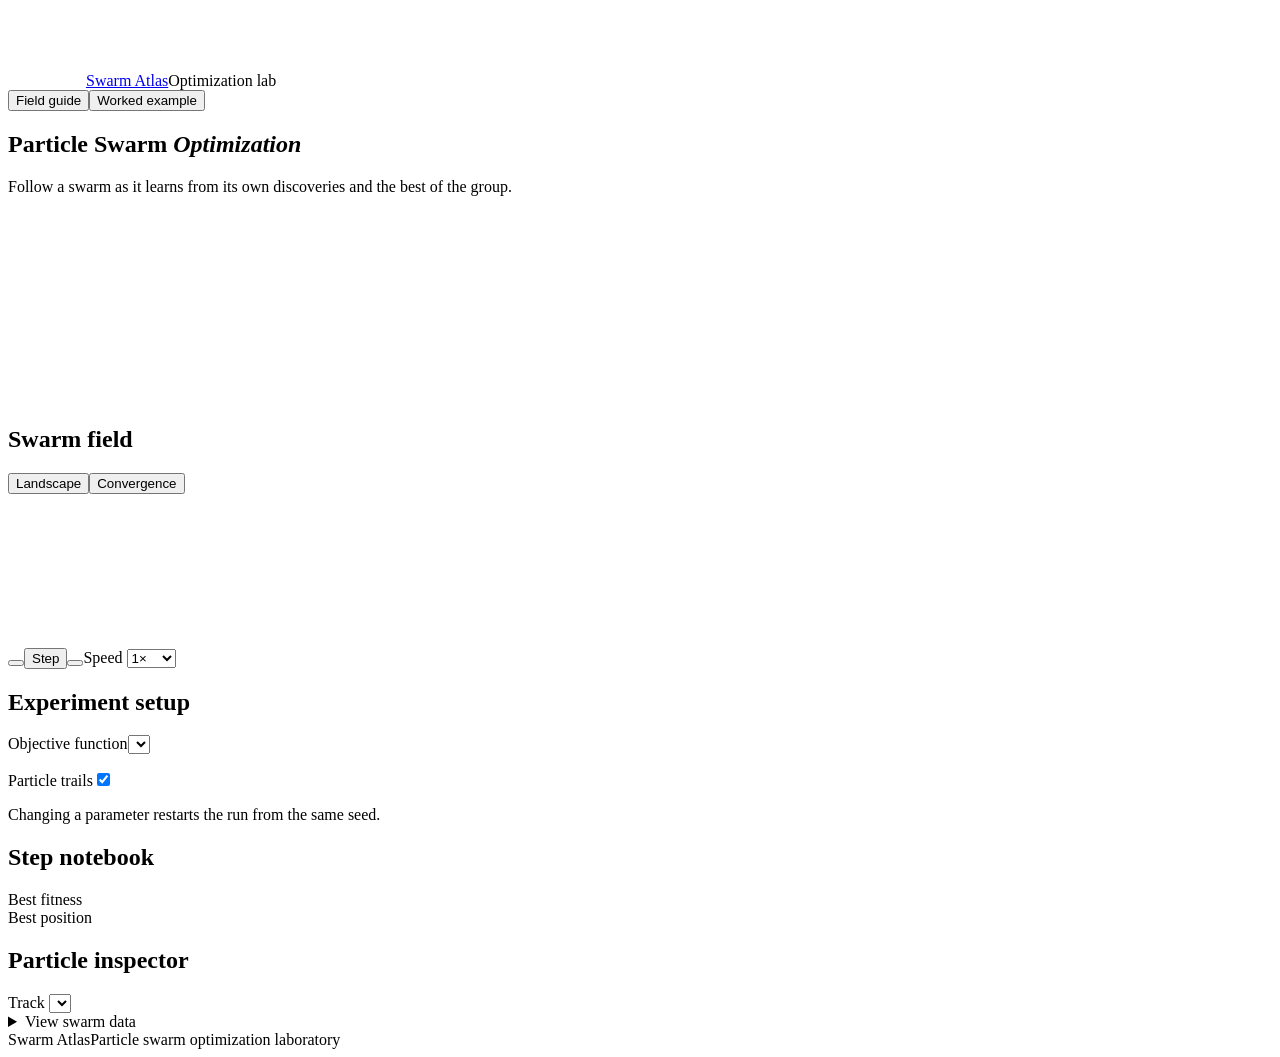
<file: page.html>
<!doctype html>
<html lang="en">
<head>
<meta charset="utf-8"><meta name="viewport" content="width=device-width,initial-scale=1">
<meta name="theme-color" content="#f6f7f2"><meta name="description" content="Explore particle swarm optimization on live contour maps and replay a lecture calculation one move at a time.">
<title>Swarm Atlas · Particle Swarm Optimization</title>
<style>/* STYLES */</style></head>
<body>
<header><div class="navwrap"><a class="brand" href="#top"><canvas id="mark" width="78" height="78" aria-hidden="true"></canvas>Swarm Atlas</a><span class="brandtype">Optimization lab</span><nav aria-label="Learning resources"><button id="guideBtn"><i data-icon="book"></i>Field guide</button><button id="exampleBtn"><i data-icon="calc"></i>Worked example</button></nav></div></header>
<main id="top">
<section class="intro"><div><h1>Particle Swarm <em>Optimization</em></h1><p>Follow a swarm as it learns from its own discoveries and the best of the group.</p></div><canvas id="engraving" width="420" height="190" aria-hidden="true"></canvas></section>
<div class="workspace">
<section class="board">
<div class="board-head"><h2><i data-icon="map"></i>Swarm field</h2><div class="switch" aria-label="Visualization"><button id="mapTab" aria-pressed="true">Landscape</button><button id="chartTab" aria-pressed="false">Convergence</button></div></div>
<div class="plotbox"><canvas id="plot" aria-label="Swarm landscape. Select a particle on the plot or use the particle inspector below."></canvas><span class="maplabel" id="maplabel"></span><span id="status" class="status"></span></div>
<div class="plotkey" id="legend"></div>
<div class="transport"><button id="play" class="primary"></button><button id="step"><i data-icon="step"></i>Step</button><button id="reset" aria-label="Reset simulation" title="Reset simulation"><i data-icon="reset"></i></button><label class="speed">Speed <select id="speed"><option value="1700">0.5×</option><option selected value="850">1×</option><option value="425">2×</option><option value="210">4×</option></select></label></div>
</section>
<aside class="setup"><div class="sectionhead"><i data-icon="sliders"></i><h2>Experiment setup</h2></div>
<label class="caption" for="problem">Objective function</label><select id="problem"></select><p class="hint" id="problemHint"></p>
<div class="rule"></div><div class="sliderlist" id="sliders"></div>
<div class="rule"></div><div class="toggleline"><label for="trails">Particle trails</label><input type="checkbox" role="switch" id="trails" checked></div>
<p id="configHint" class="hint small">Changing a parameter restarts the run from the same seed.</p>
</aside></div>
<section class="notebook"><div class="notetop"><h2><i data-icon="notes"></i>Step notebook</h2><span id="iteration" class="mono"></span></div><div class="notebody"><div><div id="phaseLine" class="eyeline"></div><h3 id="stepTitle"></h3><p id="explain"></p></div><div class="metrics"><div><span>Best fitness</span><strong id="fitness"></strong></div><div><span>Best position</span><strong id="bestPosition"></strong></div></div></div></section>
<section class="inspection"><div class="notetop"><h2><i data-icon="cross"></i>Particle inspector</h2><label class="particlepick">Track <select id="particle"></select></label></div><div id="probe" class="probe"></div><details id="population"><summary>View swarm data</summary><div class="scrolltable"><table><thead><tr><th>Particle</th><th>Position</th><th>Velocity</th><th>Fitness</th><th>Personal best</th><th>Best fitness</th></tr></thead><tbody id="rows"></tbody></table></div></details></section>
</main><footer><span>Swarm Atlas</span><span>Particle swarm optimization laboratory</span></footer>
<dialog id="reader"><div class="modalhead"><span class="brandmini">Swarm Atlas</span><button id="close" aria-label="Close dialog"><i data-icon="close"></i></button></div><div id="reading"></div></dialog>
<script>/* ENGINE */</script><script>/* MAP */</script><script>/* APP */</script></body></html>
</file>
